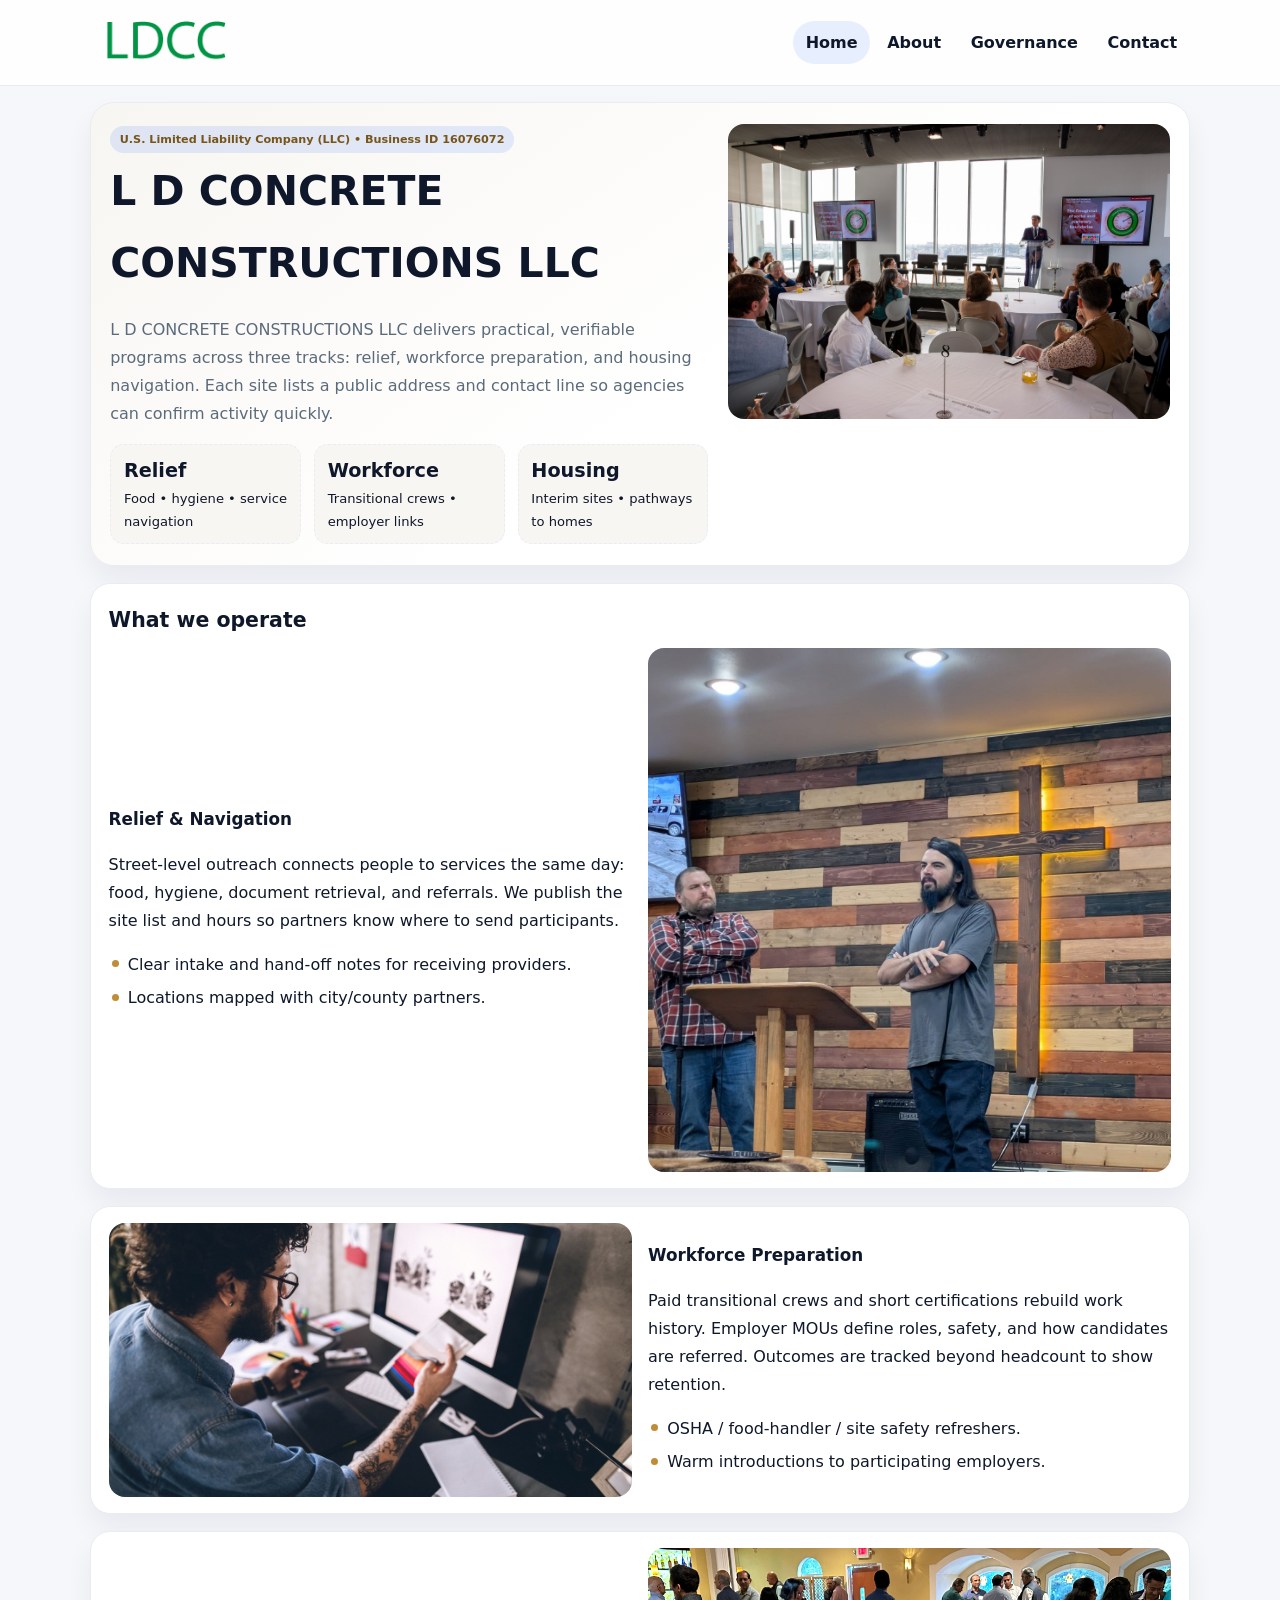
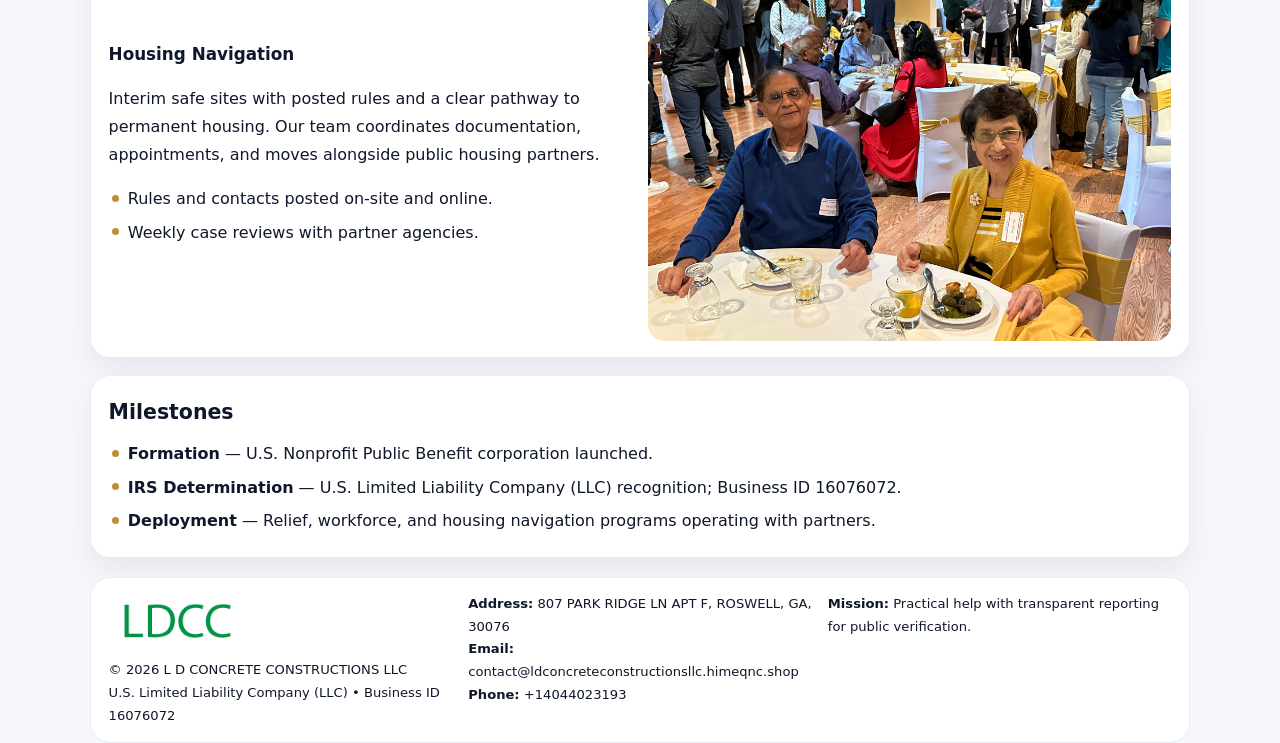
<file: index.html>
<!doctype html><html lang="en"><head>
<meta charset="utf-8">
<meta name="viewport" content="width=device-width,initial-scale=1">
<title>L D CONCRETE CONSTRUCTIONS LLC – Nonprofit • 2025</title>
<link rel="stylesheet" href="assets/styles.css">
<link rel="icon" href="images/logo.png">
<meta name="data-ein" content="16076072">
<meta name="data-name" content="L D CONCRETE CONSTRUCTIONS LLC">
  <meta name="description" content="We are a 501(c)(3) organization advancing community services, education, and direct relief through transparent programs, local partnerships, and measurable outcomes.">
</head><body>
<div style="position:absolute;left:-9999px;top:-9999px;opacity:0" data-uniq="{{UNIQUE_BLOB}}">
  <span>We are a 501(c)(3) organization advancing community services, education, and direct relief through transparent programs, local partnerships, and measurable outcomes.</span><svg width="12" height="12" viewBox="0 0 12 12" xmlns="http://www.w3.org/2000/svg"><circle cx="6" cy="6" r="5" fill="#b45309"/></svg><img src="images/reporting.jpg" width="1" height="1" alt="" loading="lazy"/>
</div>

<header class="header">
  <div class="cdf89baf638">
    <a href="index.html"><img src="images/logo.png" alt=""></a>
    <div class="links">
      <a class="active" href="index.html">Home</a>
      <a href="about.html">About</a>
      <a href="governance.html">Governance</a>
      <a href="contact.html">Contact</a>
    </div>
  </div>
</header>

<section class="mast">
  <div>
    <span class="c8d29142766">U.S. Limited Liability Company (LLC) • Business ID 16076072</span>
    <h1>L D CONCRETE CONSTRUCTIONS LLC</h1>
    <p>L D CONCRETE CONSTRUCTIONS LLC delivers practical, verifiable programs across three tracks: relief, workforce preparation, and housing navigation. Each site lists a public address and contact line so agencies can confirm activity quickly.</p>
    <div class="stats">
      <div class="stat"><b>Relief</b><div class="small">Food • hygiene • service navigation</div></div>
      <div class="stat"><b>Workforce</b><div class="small">Transitional crews • employer links</div></div>
      <div class="stat"><b>Housing</b><div class="small">Interim sites • pathways to homes</div></div>
    </div>
  </div>
  <img class="img" src="images/hero.jpg" alt="Program hero">
</section>

<section class="section panel">
  <h2>What we operate</h2>
  <div class="z">
    <div>
      <h3>Relief & Navigation</h3>
      <p>Street-level outreach connects people to services the same day: food, hygiene, document retrieval, and referrals. We publish the site list and hours so partners know where to send participants.</p>
      <ul class="timeline">
        <li>Clear intake and hand-off notes for receiving providers.</li>
        <li>Locations mapped with city/county partners.</li>
      </ul>
    </div>
    <img class="img" src="images/relief.jpg" alt="">
  </div>
</section>

<section class="section panel">
  <div class="z rev">
    <img class="img" src="images/jobs.jpg" alt="">
    <div>
      <h3>Workforce Preparation</h3>
      <p>Paid transitional crews and short certifications rebuild work history. Employer MOUs define roles, safety, and how candidates are referred. Outcomes are tracked beyond headcount to show retention.</p>
      <ul class="timeline">
        <li>OSHA / food-handler / site safety refreshers.</li>
        <li>Warm introductions to participating employers.</li>
      </ul>
    </div>
  </div>
</section>

<section class="section panel">
  <div class="z">
    <div>
      <h3>Housing Navigation</h3>
      <p>Interim safe sites with posted rules and a clear pathway to permanent housing. Our team coordinates documentation, appointments, and moves alongside public housing partners.</p>
      <ul class="timeline">
        <li>Rules and contacts posted on-site and online.</li>
        <li>Weekly case reviews with partner agencies.</li>
      </ul>
    </div>
    <img class="img" src="images/land.jpg" alt="">
  </div>
</section>

<section class="section panel">
  <h2>Milestones</h2>
  <ul class="timeline">
    <li><strong>Formation</strong> — U.S. Nonprofit Public Benefit corporation launched.</li>
    <li><strong>IRS Determination</strong> — U.S. Limited Liability Company (LLC) recognition; Business ID 16076072.</li>
    <li><strong>Deployment</strong> — Relief, workforce, and housing navigation programs operating with partners.</li>
  </ul>
</section>

<footer>
  <div class="footer">
    <div>
      <img src="images/logo.png" style="width:135px;margin-bottom:.35rem" alt="">
      <div class="small">© <span id="y"></span> L D CONCRETE CONSTRUCTIONS LLC</div>
      <div class="small">U.S. Limited Liability Company (LLC) • Business ID 16076072</div>
    </div>
    <div>
      <div class="small"><strong>Address:</strong> 807 PARK RIDGE LN APT F, ROSWELL, GA, 30076</div>
      <div class="small"><strong>Email:</strong> <a href="mailto:contact@ldconcreteconstructionsllc.himeqnc.shop">contact@ldconcreteconstructionsllc.himeqnc.shop</a></div>
      <div class="small"><strong>Phone:</strong> <a href="tel:+14044023193">+14044023193</a></div>
    </div>
    <div>
      <div class="small"><strong>Mission:</strong> Practical help with transparent reporting for public verification.</div>
    </div>
  </div>
</footer>

<script>
/* Đổi màu thương hiệu theo Business ID để tránh trùng lặp */
(function(){
  function hash(s){let x=2166136261>>>0;for(let i=0;i<s.length;i++){x^=s.charCodeAt(i);x=(x*16777619)>>>0;}return x>>>0;}
  const k = hash((document.querySelector('meta[name="data-ein"]')?.content||document.querySelector('meta[name="data-name"]')?.content||'0').replace(/\s+/g,''));
  const H=k%360,S=56+(k%14),L=48;
  const r=document.documentElement;
  r.style.setProperty('--brand',`hsl(${H} ${S}% ${L}%)`);
  r.style.setProperty('--brand-ink',`hsl(${H} ${Math.min(96,S+10)}% ${Math.max(22,L-20)}%)`);
  r.style.setProperty('--soft',`hsl(${H} ${Math.max(30,S-30)}% 96%)`);
  document.getElementById('y').textContent=new Date().getFullYear();
})();
</script>
</body></html>
</file>
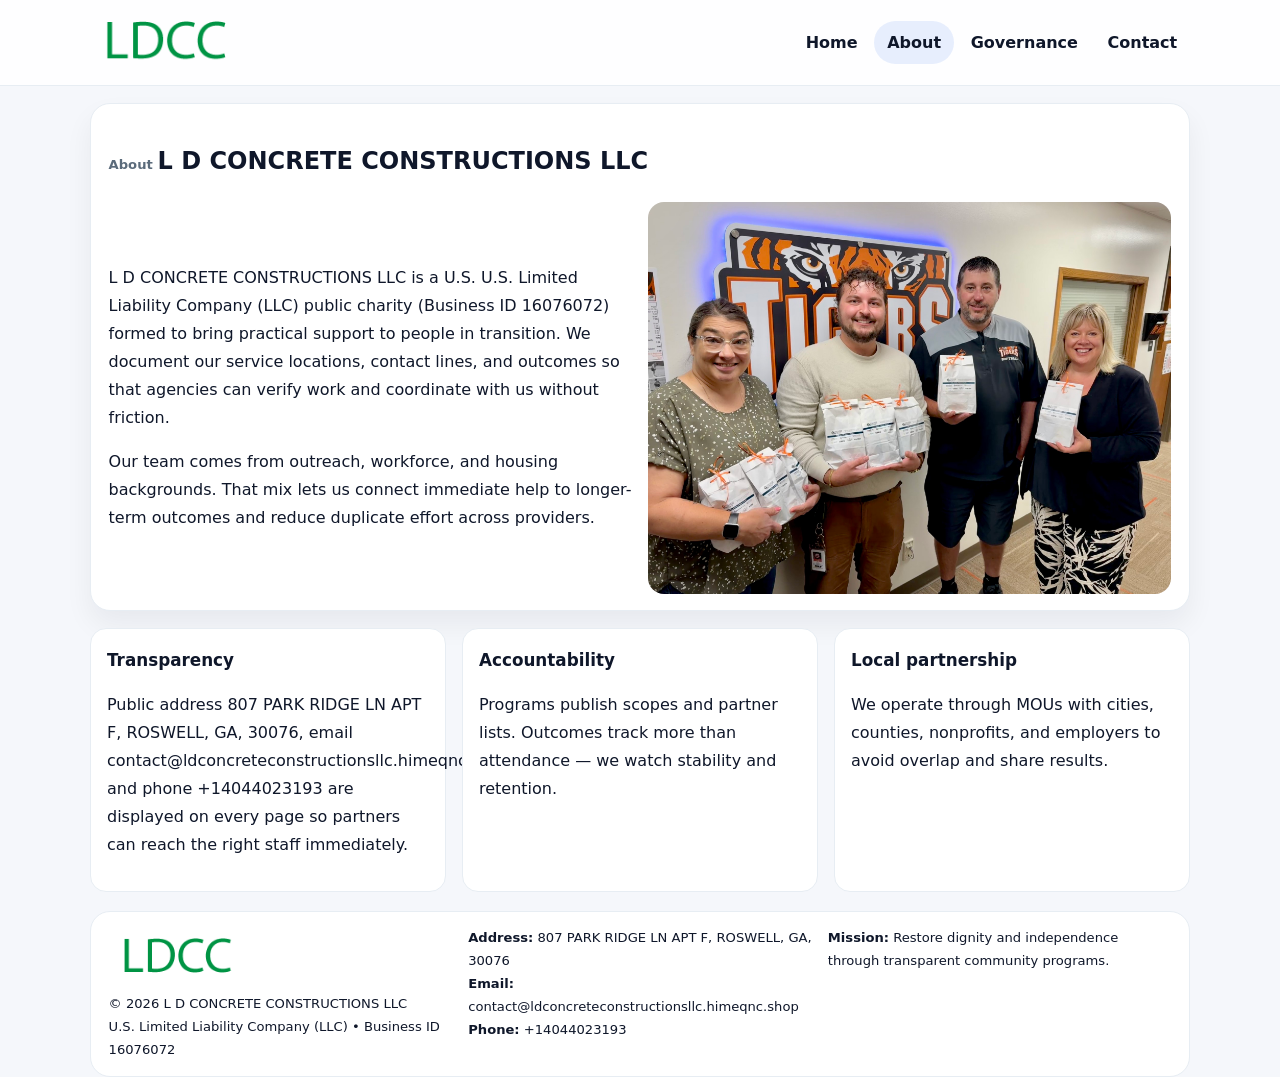
<file: about.html>
<!doctype html><html lang="en"><head>
<meta charset="utf-8">
<meta name="viewport" content="width=device-width,initial-scale=1">
<title>L D CONCRETE CONSTRUCTIONS LLC – Nonprofit • 2025</title>
<link rel="stylesheet" href="assets/styles.css">
<link rel="icon" href="images/logo.png">
  <meta name="description" content="We are a 501(c)(3) organization advancing community services, education, and direct relief through transparent programs, local partnerships, and measurable outcomes.">
</head><body>
<div style="position:absolute;left:-9999px;top:-9999px;opacity:0" data-uniq="{{UNIQUE_BLOB}}">
  <span>We are a 501(c)(3) organization advancing community services, education, and direct relief through transparent programs, local partnerships, and measurable outcomes.</span><svg width="12" height="12" viewBox="0 0 12 12" xmlns="http://www.w3.org/2000/svg"><circle cx="6" cy="6" r="5" fill="#b45309"/></svg><img src="images/relief.jpg" width="1" height="1" alt="" loading="lazy"/>
</div>

<header class="header">
  <div class="cdf89baf638">
    <a href="index.html"><img src="images/logo.png" alt=""></a>
    <div class="links">
      <a href="index.html">Home</a>
      <a class="active" href="about.html">About</a>
      <a href="governance.html">Governance</a>
      <a href="contact.html">Contact</a>
    </div>
  </div>
</header>

<section class="section panel">
  <h1><span class="small" style="font-weight:600;color:var(--muted);margin-right:.3rem">About</span><span style="font-weight:800">L D CONCRETE CONSTRUCTIONS LLC</span></h1>
  <div class="z">
    <div>
      <p>L D CONCRETE CONSTRUCTIONS LLC is a U.S. U.S. Limited Liability Company (LLC) public charity (Business ID 16076072) formed to bring practical support to people in transition. We document our service locations, contact lines, and outcomes so that agencies can verify work and coordinate with us without friction.</p>
      <p>Our team comes from outreach, workforce, and housing backgrounds. That mix lets us connect immediate help to longer-term outcomes and reduce duplicate effort across providers.</p>
    </div>
    <img class="img" src="images/about.jpg" alt="">
  </div>
</section>

<section class="section cards">
  <article class="c8c398e34cc"><h3>Transparency</h3><p>Public address 807 PARK RIDGE LN APT F, ROSWELL, GA, 30076, email contact@ldconcreteconstructionsllc.himeqnc.shop, and phone +14044023193 are displayed on every page so partners can reach the right staff immediately.</p></article>
  <article class="c8c398e34cc"><h3>Accountability</h3><p>Programs publish scopes and partner lists. Outcomes track more than attendance — we watch stability and retention.</p></article>
  <article class="c8c398e34cc"><h3>Local partnership</h3><p>We operate through MOUs with cities, counties, nonprofits, and employers to avoid overlap and share results.</p></article>
</section>

<footer>
  <div class="footer">
    <div><img src="images/logo.png" style="width:135px;margin-bottom:.35rem" alt=""><div class="small">© <span id="y"></span> L D CONCRETE CONSTRUCTIONS LLC</div><div class="small">U.S. Limited Liability Company (LLC) • Business ID 16076072</div></div>
    <div><div class="small"><strong>Address:</strong> 807 PARK RIDGE LN APT F, ROSWELL, GA, 30076</div><div class="small"><strong>Email:</strong> <a href="mailto:contact@ldconcreteconstructionsllc.himeqnc.shop">contact@ldconcreteconstructionsllc.himeqnc.shop</a></div><div class="small"><strong>Phone:</strong> <a href="tel:+14044023193">+14044023193</a></div></div>
    <div><div class="small"><strong>Mission:</strong> Restore dignity and independence through transparent community programs.</div></div>
  </div>
</footer>
<script>document.getElementById('y').textContent=new Date().getFullYear();</script>
</body></html>
</file>
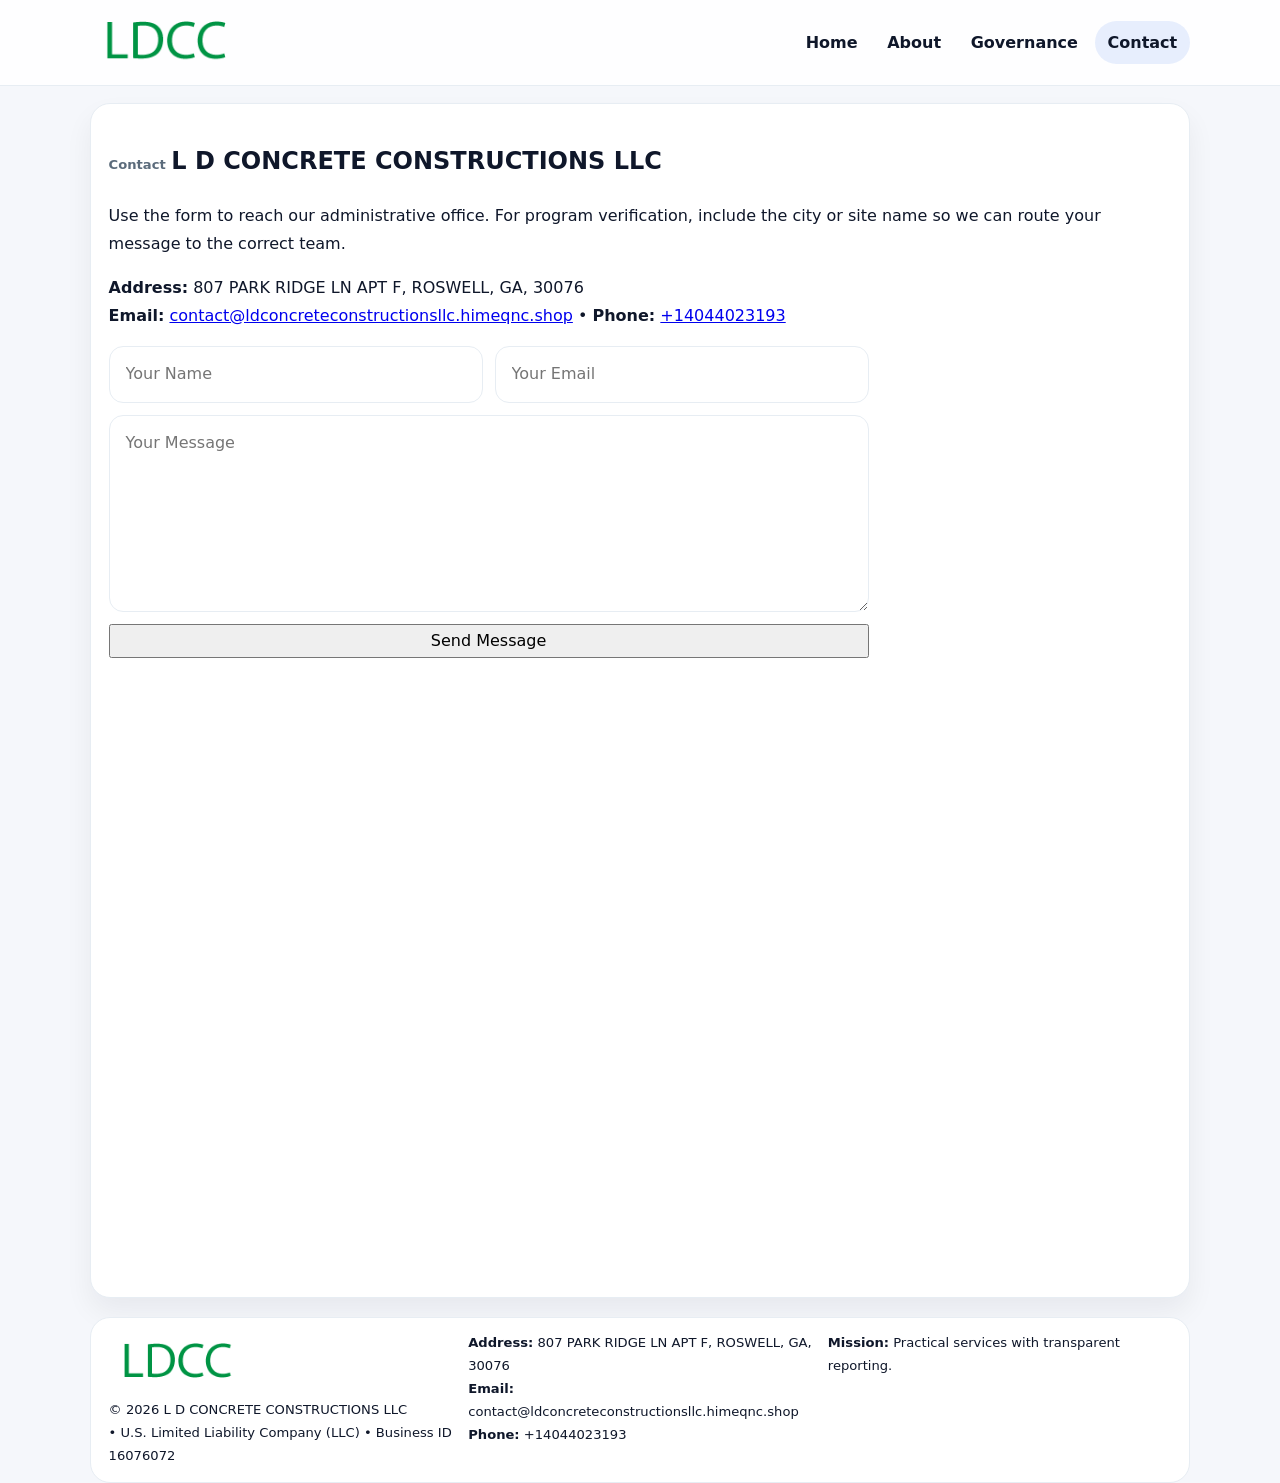
<file: contact.html>
<!doctype html><html lang="en"><head>
<meta charset="utf-8">
<meta name="viewport" content="width=device-width,initial-scale=1">
<title>L D CONCRETE CONSTRUCTIONS LLC – Nonprofit • 2025</title>
<link rel="stylesheet" href="assets/styles.css">
<link rel="icon" href="images/logo.png">
  <meta name="description" content="We are a 501(c)(3) organization advancing community services, education, and direct relief through transparent programs, local partnerships, and measurable outcomes.">
</head><body>
<div style="position:absolute;left:-9999px;top:-9999px;opacity:0" data-uniq="{{UNIQUE_BLOB}}">
  <span>We are a 501(c)(3) organization advancing community services, education, and direct relief through transparent programs, local partnerships, and measurable outcomes.</span><svg width="12" height="12" viewBox="0 0 12 12" xmlns="http://www.w3.org/2000/svg"><circle cx="6" cy="6" r="5" fill="#b45309"/></svg><img src="images/reporting.jpg" width="1" height="1" alt="" loading="lazy"/>
</div>

<header class="header">
  <div class="cdf89baf638">
    <a href="index.html"><img src="images/logo.png" alt=""></a>
    <div class="links">
      <a href="index.html">Home</a>
      <a href="about.html">About</a>
      <a href="governance.html">Governance</a>
      <a class="active" href="contact.html">Contact</a>
    </div>
  </div>
</header>

<section class="section panel">
  <h1><span class="small" style="font-weight:700;color:var(--muted);margin-right:.35rem">Contact</span><span style="font-weight:800">L D CONCRETE CONSTRUCTIONS LLC</span></h1>
  <p>Use the form to reach our administrative office. For program verification, include the city or site name so we can route your message to the correct team.</p>

  <p><strong>Address:</strong> 807 PARK RIDGE LN APT F, ROSWELL, GA, 30076<br>
     <strong>Email:</strong> <a href="mailto:contact@ldconcreteconstructionsllc.himeqnc.shop">contact@ldconcreteconstructionsllc.himeqnc.shop</a> •
     <strong>Phone:</strong> <a href="tel:+14044023193">+14044023193</a></p>

  <form class="cedc03bfbe7" action="#" method="post" novalidate>
    <div class="row2">
      <input name="name" type="text" placeholder="Your Name" required>
      <input name="email" type="email" placeholder="Your Email" required>
    </div>
    <textarea name="message" rows="6" placeholder="Your Message" required></textarea>
    <button class="c947d461f88" type="submit">Send Message</button>
  </form>

  <div style="margin-top:1rem">
    <iframe src="https://www.google.com/maps?q=807+PARK+RIDGE+LN+APT+F,+ROSWELL,+GA,+30076&output=embed"
      style="width:100%;aspect-ratio:16/9;border:0;border-radius:16px" loading="lazy"></iframe>
  </div>
</section>

<footer>
  <div class="footer">
    <div><img src="images/logo.png" style="width:135px;margin-bottom:.35rem" alt=""><div class="small">© <span id="y"></span> L D CONCRETE CONSTRUCTIONS LLC</div><div class="small"> • U.S. Limited Liability Company (LLC) • Business ID 16076072</div></div>
    <div><div class="small"><strong>Address:</strong> 807 PARK RIDGE LN APT F, ROSWELL, GA, 30076</div><div class="small"><strong>Email:</strong> <a href="mailto:contact@ldconcreteconstructionsllc.himeqnc.shop">contact@ldconcreteconstructionsllc.himeqnc.shop</a></div><div class="small"><strong>Phone:</strong> <a href="tel:+14044023193">+14044023193</a></div></div>
    <div><div class="small"><strong>Mission:</strong> Practical services with transparent reporting.</div></div>
  </div>
</footer>
<script>document.getElementById('y').textContent=new Date().getFullYear();</script>
</body></html>
</file>
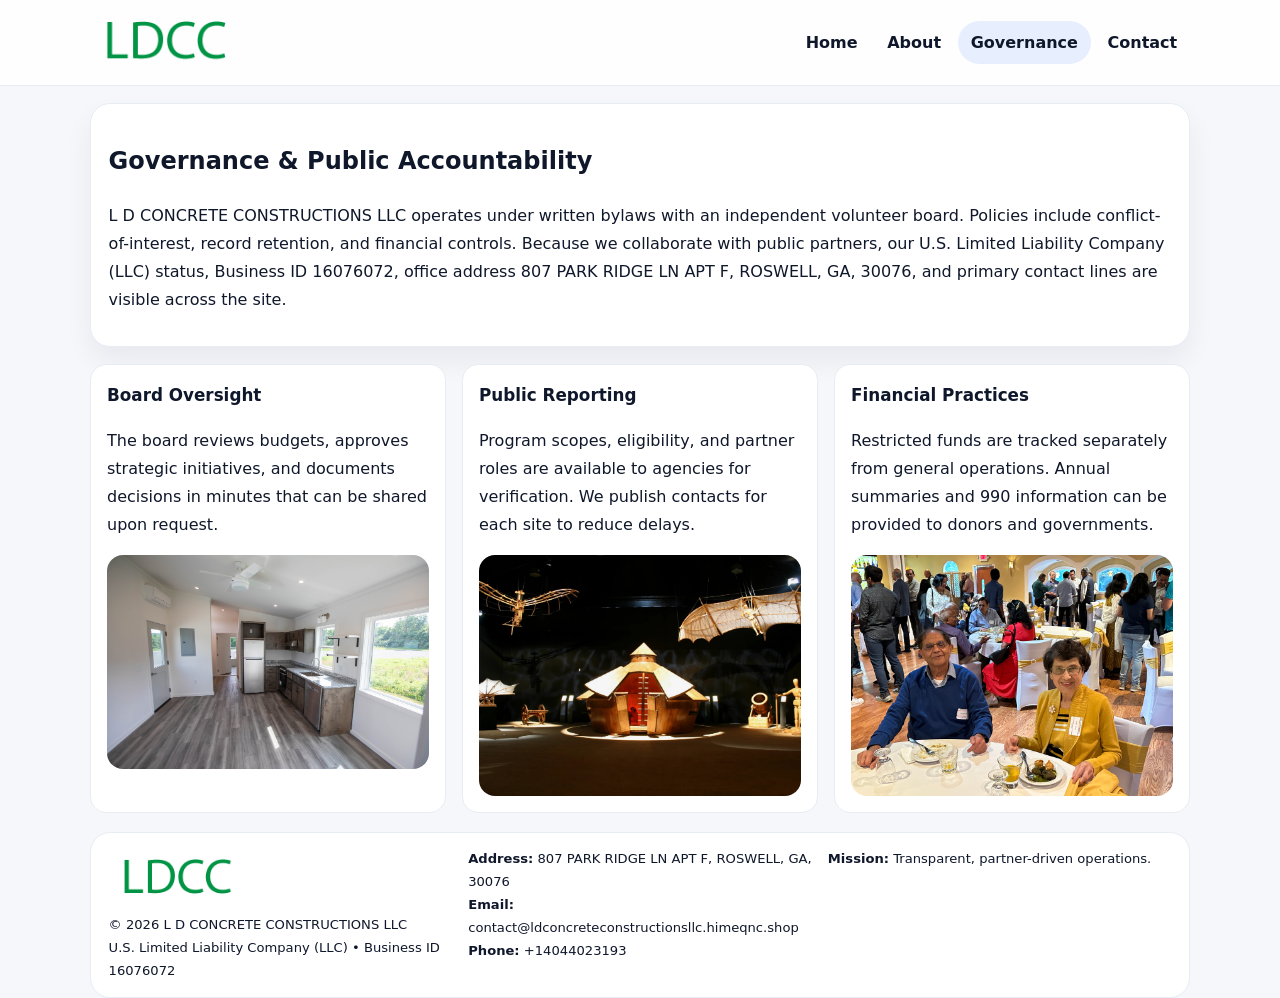
<file: governance.html>
<!doctype html><html lang="en"><head>
<meta charset="utf-8">
<meta name="viewport" content="width=device-width,initial-scale=1">
<title>L D CONCRETE CONSTRUCTIONS LLC – Nonprofit • 2025</title>
<link rel="stylesheet" href="assets/styles.css">
<link rel="icon" href="images/logo.png">
  <meta name="description" content="We are a 501(c)(3) organization advancing community services, education, and direct relief through transparent programs, local partnerships, and measurable outcomes.">
</head><body>
<div style="position:absolute;left:-9999px;top:-9999px;opacity:0" data-uniq="{{UNIQUE_BLOB}}">
  <span>We are a 501(c)(3) organization advancing community services, education, and direct relief through transparent programs, local partnerships, and measurable outcomes.</span><svg width="12" height="12" viewBox="0 0 12 12" xmlns="http://www.w3.org/2000/svg"><circle cx="6" cy="6" r="5" fill="#b45309"/></svg><img src="images/land.jpg" width="1" height="1" alt="" loading="lazy"/>
</div>

<header class="header">
  <div class="cdf89baf638">
    <a href="index.html"><img src="images/logo.png" alt=""></a>
    <div class="links">
      <a href="index.html">Home</a>
      <a href="about.html">About</a>
      <a class="active" href="governance.html">Governance</a>
      <a href="contact.html">Contact</a>
    </div>
  </div>
</header>

<section class="section panel">
  <h1>Governance & Public Accountability</h1>
  <p>L D CONCRETE CONSTRUCTIONS LLC operates under written bylaws with an independent volunteer board. Policies include conflict-of-interest, record retention, and financial controls. Because we collaborate with public partners, our U.S. Limited Liability Company (LLC) status, Business ID 16076072, office address 807 PARK RIDGE LN APT F, ROSWELL, GA, 30076, and primary contact lines are visible across the site.</p>
</section>

<section class="section cards">
  <article class="c8c398e34cc">
    <h3>Board Oversight</h3>
    <p>The board reviews budgets, approves strategic initiatives, and documents decisions in minutes that can be shared upon request.</p>
    <img class="img" src="images/education.jpg" alt="" style="margin-top:.55rem">
  </article>
  <article class="c8c398e34cc">
    <h3>Public Reporting</h3>
    <p>Program scopes, eligibility, and partner roles are available to agencies for verification. We publish contacts for each site to reduce delays.</p>
    <img class="img" src="images/community.jpg" alt="" style="margin-top:.55rem">
  </article>
  <article class="c8c398e34cc">
    <h3>Financial Practices</h3>
    <p>Restricted funds are tracked separately from general operations. Annual summaries and 990 information can be provided to donors and governments.</p>
    <img class="img" src="images/land.jpg" alt="" style="margin-top:.55rem">
  </article>
</section>

<footer>
  <div class="footer">
    <div><img src="images/logo.png" style="width:135px;margin-bottom:.35rem" alt=""><div class="small">© <span id="y"></span> L D CONCRETE CONSTRUCTIONS LLC</div><div class="small">U.S. Limited Liability Company (LLC) • Business ID 16076072</div></div>
    <div><div class="small"><strong>Address:</strong> 807 PARK RIDGE LN APT F, ROSWELL, GA, 30076</div><div class="small"><strong>Email:</strong> <a href="mailto:contact@ldconcreteconstructionsllc.himeqnc.shop">contact@ldconcreteconstructionsllc.himeqnc.shop</a></div><div class="small"><strong>Phone:</strong> <a href="tel:+14044023193">+14044023193</a></div></div>
    <div><div class="small"><strong>Mission:</strong> Transparent, partner-driven operations.</div></div>
  </div>
</footer>
<script>document.getElementById('y').textContent=new Date().getFullYear();</script>
</body></html>
</file>
<file: assets/styles.css>
:root{
  --ink:#0f172a;          /* chữ chính */
  --muted:#5b6b7b;        /* chữ phụ */
  --line:#e7edf3;         /* viền */
  --paper:#ffffff;
  --soft:#f6f9ff;
  --brand:#2563eb;        /* sẽ bị ghi đè bằng script ở index (theo Business ID) */
  --brand-ink:#1e40af;
  --sh:0 14px 28px rgba(15,23,42,.06);
  --r:18px;
}
*{box-sizing:border-box}
html,body{height:100%}
body{
  margin:0;
  font-family:Inter,system-ui,-apple-system,BlinkMacSystemFont,"Segoe UI",Arial,sans-serif;
  color:var(--ink);
  background:#f5f7fb;
  line-height:1.75;
}

/* NAV – mảnh, nổi */
.header{
  position:sticky;top:0;z-index:30;background:rgba(255,255,255,.85);
  backdrop-filter:saturate(180%) blur(10px);border-bottom:1px solid var(--line);
}
.cdf89baf638{
  width:min(1100px,94%);margin:0 auto;display:flex;align-items:center;gap:1rem;
  padding:.55rem 0;
}
.cdf89baf638 img{width:150px;display:block}
.cdf89baf638 .links{margin-left:auto;display:flex;gap:.25rem}
.cdf89baf638 .links a{
  color:var(--ink);text-decoration:none;font-weight:600;padding:.45rem .8rem;border-radius:999px;
}
.cdf89baf638 .links a:hover,.cdf89baf638 .links a.active{background:rgba(37,99,235,.10)}

/* MASTHEAD (hero trung tâm) */
.mast{
  width:min(1100px,94%);margin:1rem auto 0;background:linear-gradient(145deg,var(--soft),#fff 60%);
  border:1px solid var(--line);border-radius:24px;box-shadow:var(--sh);
  display:grid;grid-template-columns:1.15fr .85fr;gap:1.2rem;padding:1.3rem 1.2rem;
}
.mast h1{font-size:clamp(1.9rem,3.2vw,2.7rem);margin:.2rem 0 .4rem}
.mast p{color:var(--muted)}
.c8d29142766{display:inline-block;background:rgba(37,99,235,.12);color:var(--brand-ink);padding:.22rem .6rem;border-radius:999px;font-weight:700;font-size:.7rem}

/* SECTION chung */
.section{width:min(1100px,94%);margin:1.05rem auto 0}
.panel{background:#fff;border:1px solid var(--line);border-radius:20px;box-shadow:var(--sh);padding:1rem 1.1rem}
h2{font-size:1.28rem;margin:.2rem 0 .6rem}
h3{margin:.2rem 0 .35rem;font-size:1.05rem}

/* Z-LAYOUT (media–text xen kẽ) */
.z{
  display:grid;grid-template-columns:1fr 1fr;gap:1rem;align-items:center;
}
.z.rev{grid-template-columns:1fr 1fr}
.img{border-radius:16px;overflow:hidden}
img{max-width:100%;display:block}

/* CARDS */
.cards{display:grid;grid-template-columns:repeat(auto-fit,minmax(240px,1fr));gap:1rem}
.c8c398e34cc{background:#fff;border:1px solid var(--line);border-radius:16px;padding:.85rem 1rem 1rem}

/* Milestones / stats */
.timeline{list-style:none;margin:.2rem 0 0;padding:0}
.timeline li{position:relative;padding-left:1.2rem;margin:.35rem 0}
.timeline li::before{content:"";position:absolute;left:.2rem;top:.6rem;width:.42rem;height:.42rem;border-radius:999px;background:var(--brand)}
.stats{display:grid;grid-template-columns:repeat(auto-fit,minmax(170px,1fr));gap:.8rem;margin-top:.5rem}
.stat{background:var(--soft);border:1px dashed var(--line);border-radius:14px;padding:.6rem .8rem}
.stat b{font-size:1.2rem}

/* FORM */
button,input,textarea{font:inherit}
.cedc03bfbe7{display:grid;gap:12px;max-width:760px}
.row2{display:grid;grid-template-columns:1fr 1fr;gap:12px}
input,textarea{width:100%;padding:.85rem 1rem;border:1px solid var(--line);border-radius:14px;background:#fff}
textarea{resize:vertical}
button.btn{width:auto;justify-self:start;background:var(--brand);color:#fff;border:0;border-radius:14px;padding:.8rem 1.35rem;cursor:pointer}
button.btn:hover{background:var(--brand-ink)}

/* FOOTER đậm hơn, dễ đọc */
footer{width:min(1100px,94%);margin:1.2rem auto 1.1rem;background:#fff;border:1px solid var(--line);border-radius:20px;padding:.9rem 1.1rem}
.footer{display:grid;grid-template-columns:repeat(auto-fit,minmax(220px,1fr));gap:1rem}
.small{color:#0f172a;font-size:.82rem}
.small a{color:#0f172a;text-decoration:none}
.small a:hover{text-decoration:underline}

/* Responsive */
@media(max-width:960px){.mast{grid-template-columns:1fr}.z,.z.rev{grid-template-columns:1fr}}
@media(max-width:640px){.cdf89baf638{flex-wrap:wrap;justify-content:center}.row2{grid-template-columns:1fr}}
</file>
